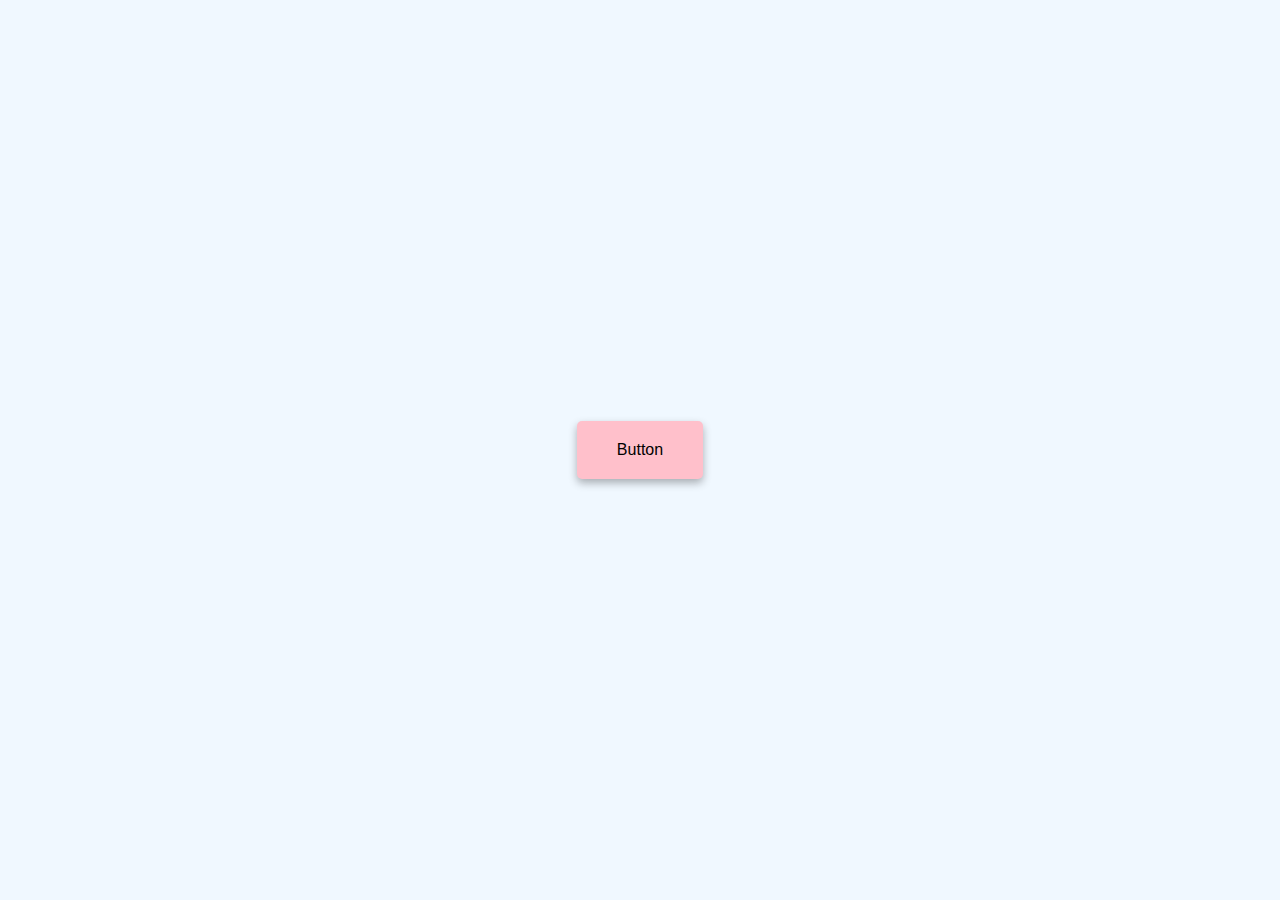
<file: Button Ripple Effect/index.html>
<!DOCTYPE html>
<html lang="en">

<head>
    <meta charset="UTF-8">
    <meta http-equiv="X-UA-Compatible" content="IE=edge">
    <meta name="viewport" content="width=device-width, initial-scale=1.0">
    <title>Button Ripple Effect</title>
    <link rel="stylesheet" href="css/style.css">
</head>

<body>
    <a href="#" class="btn">
        <span>
            Button
        </span>
    </a>
    <script src="js/app.js"></script>
</body>

</html>
</file>
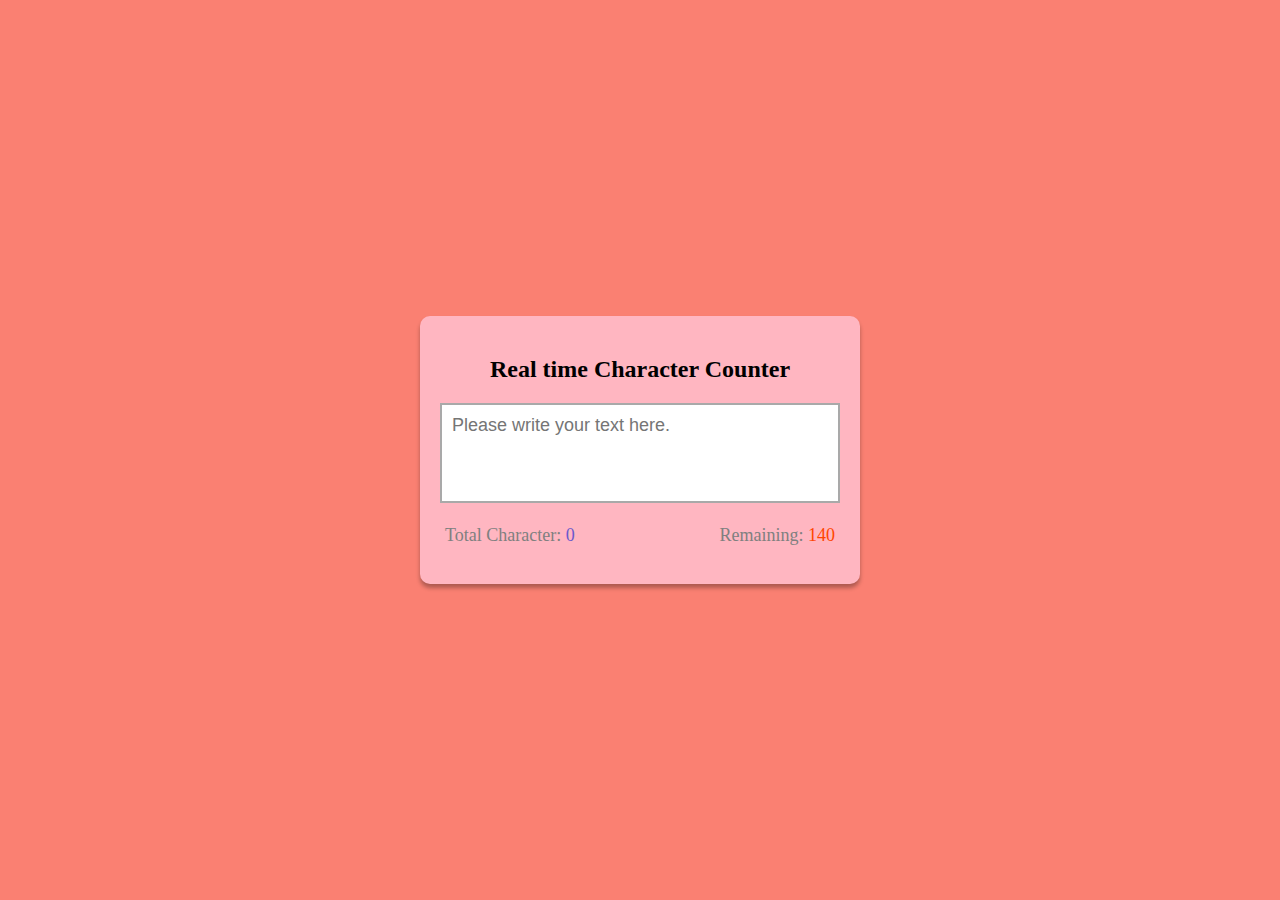
<file: Character Counter/index.html>
<!DOCTYPE html>
<html lang="en">

<head>
    <meta charset="UTF-8">
    <meta http-equiv="X-UA-Compatible" content="IE=edge">
    <meta name="viewport" content="width=device-width, initial-scale=1.0">
    <title>Character Counter</title>
    <link rel="stylesheet" href="css/style.css">
</head>

<body>
    <div class="container">
        <h2>Real time Character Counter</h2>
        <textarea id="textarea" class="textarea" rows="10" placeholder="Please write your text here."
            maxlength="140"></textarea>
        <div class="counter-container">
            <p> Total Character:
                <span class="total-counter" id="total-counter">0</span>
            </p>

            <p> Remaining:
                <span class="remaining-counter" id="remaining-counter">0</span>
            </p>
        </div>
    </div>
    <script src="js/app.js"></script>
</body>

</html>
</file>
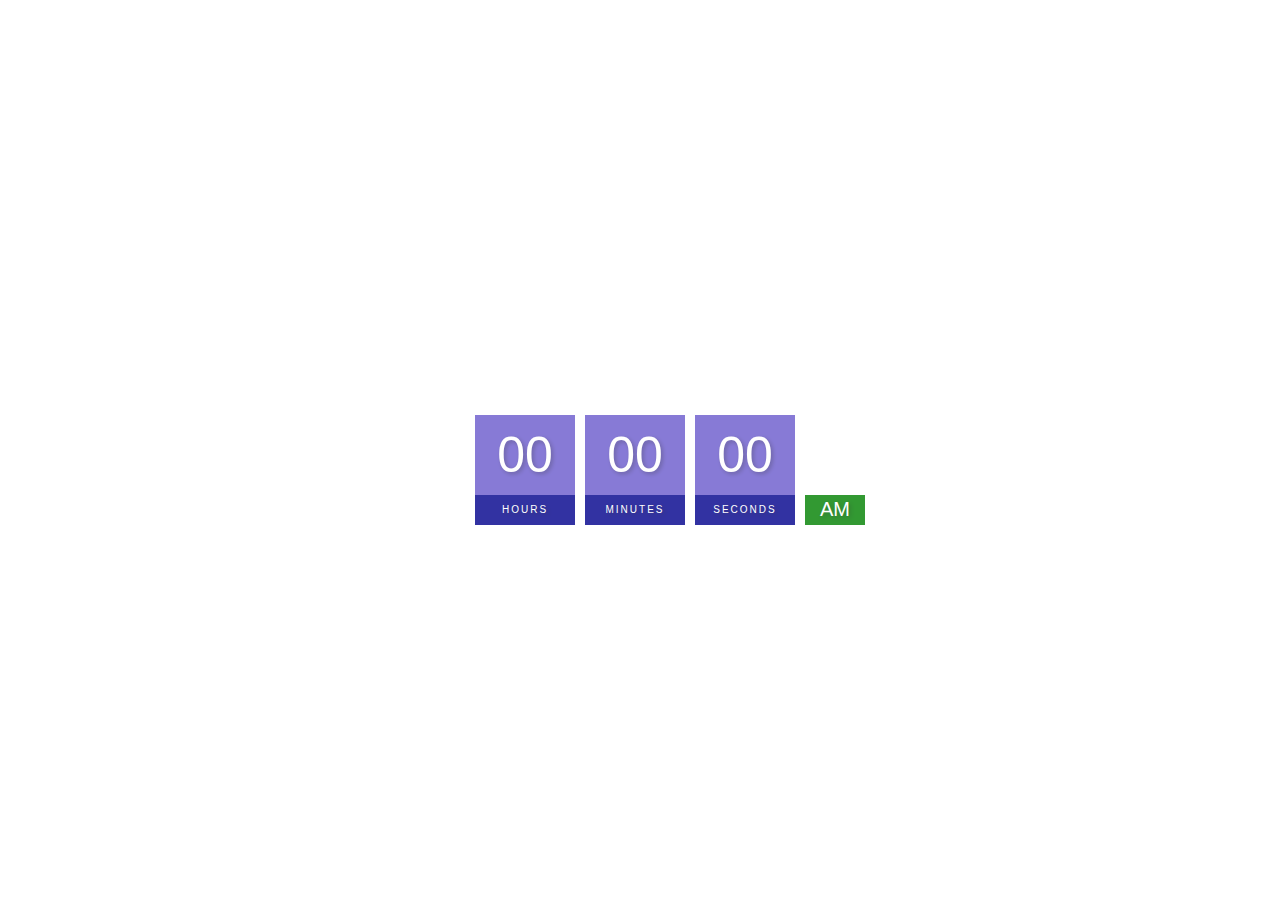
<file: Digital Clock/index.html>
<!DOCTYPE html>
<html lang="en">

<head>
    <meta charset="UTF-8">
    <meta http-equiv="X-UA-Compatible" content="IE=edge">
    <meta name="viewport" content="width=device-width, initial-scale=1.0">
    <title>Digital Clock</title>

    <link rel="stylesheet" href="css/style.css">
</head>

<body>
    <h2>Digital Clock</h2>
    <div class="clock">
        <div>
            <span id="hour">00</span>
            <span class="text">Hours</span>
        </div>

        <div>
            <span id="minutes">00</span>
            <span class="text">Minutes</span>
        </div>

        <div>
            <span id="seconds">00</span>
            <span class="text">Seconds</span>
        </div>

        <div>
            <span id="ampm">AM</span>
        </div>
        <script src="js/app.js"></script>
    </div>
</body>

</html>
</file>
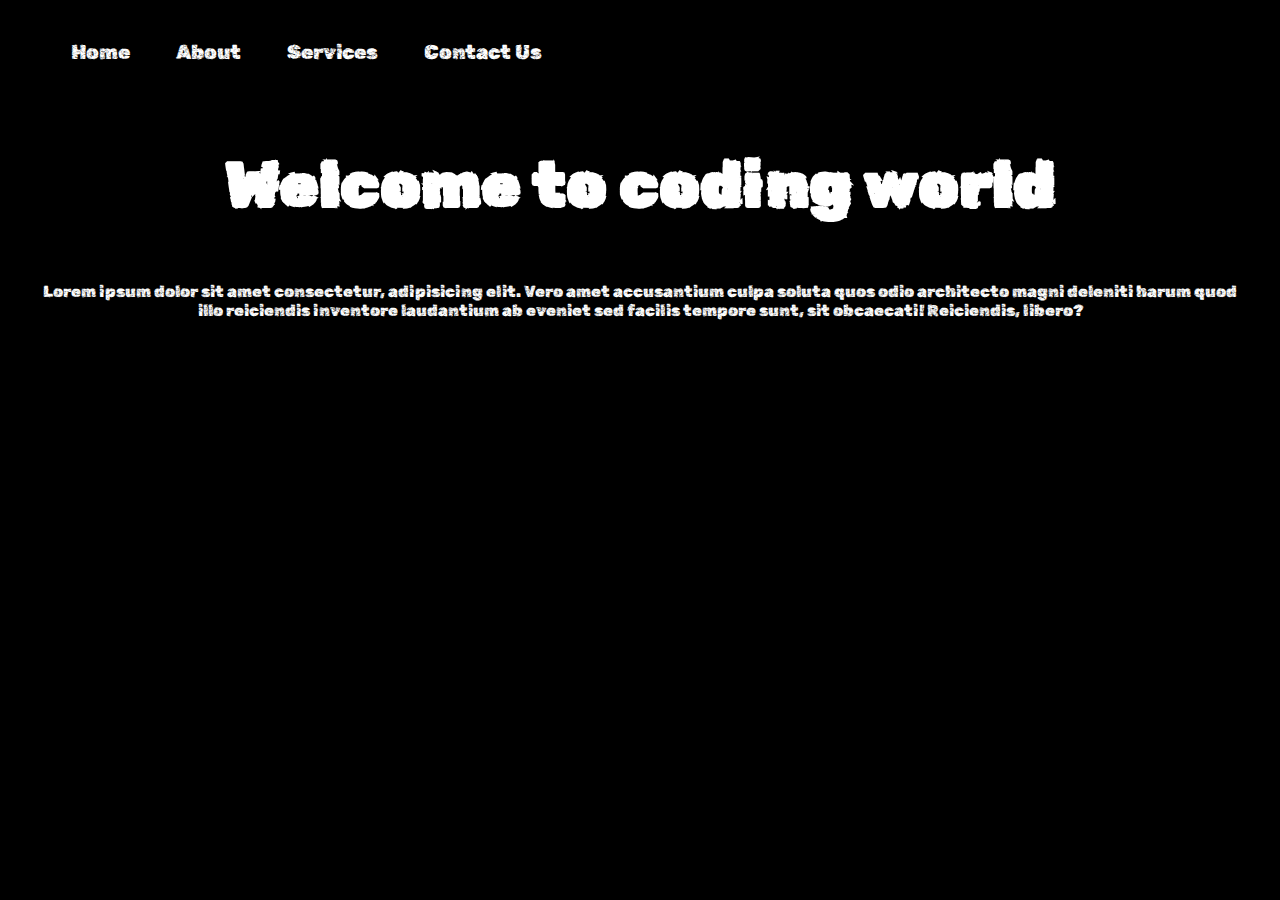
<file: DumbSite_1/index.html>
<!DOCTYPE html>
<html lang="en">
  <head>
    <meta charset="UTF-8" />
    <meta http-equiv="X-UA-Compatible" content="IE=edge" />
    <meta name="viewport" content="width=device-width, initial-scale=1.0" />
    <title>Before & After</title>

    <link rel="preconnect" href="https://fonts.googleapis.com" />
    <link rel="preconnect" href="https://fonts.gstatic.com" crossorigin />
    <link
      href="https://fonts.googleapis.com/css2?family=Rubik+Distressed&display=swap"
      rel="stylesheet"
    />

    <style>
      body {
        padding: 0;
        padding: 0;
        background-color: black;
        color: white;
        font-family: "Rubik Distressed", cursive;
      }

      header::before {
        content: "";
        background: url("https://source.unsplash.com/collection/190727/1600x900")
          no-repeat center center/cover;
        position: absolute;
        width: 100%;
        height: 100%;
        z-index: -1;
        opacity: 0.3;
        top: 0;
        left: 0;
      }

      .navigation-list {
        font-size: 20px;
        display: flex;
      }

      li {
        list-style: none;
        padding: 20px 23px;
      }

      li:hover {
        color: tomato;
        text-decoration: underline;
      }

      section {
        margin: 3px 23px;
        display: flex;
        flex-direction: column;
        align-items: center;
        justify-content: center;
      }

      h1 {
        font-size: 4rem;
      }

      p {
        text-align: center;
        padding: 0 4px;
      }
    </style>
  </head>

  <body>
    <header>
      <nav class="navBar">
        <ul class="navigation-list">
          <li class="item1">Home</li>
          <li class="item2">About</li>
          <li class="item3">Services</li>
          <li class="item4">Contact Us</li>
        </ul>
      </nav>
    </header>

    <section>
      <h1>Welcome to coding world</h1>
      <p>
        Lorem ipsum dolor sit amet consectetur, adipisicing elit. Vero amet
        accusantium culpa soluta quos odio architecto magni deleniti harum quod
        illo reiciendis inventore laudantium ab eveniet sed facilis tempore
        sunt, sit obcaecati! Reiciendis, libero?
      </p>
    </section>
  </body>
</html>
</file>
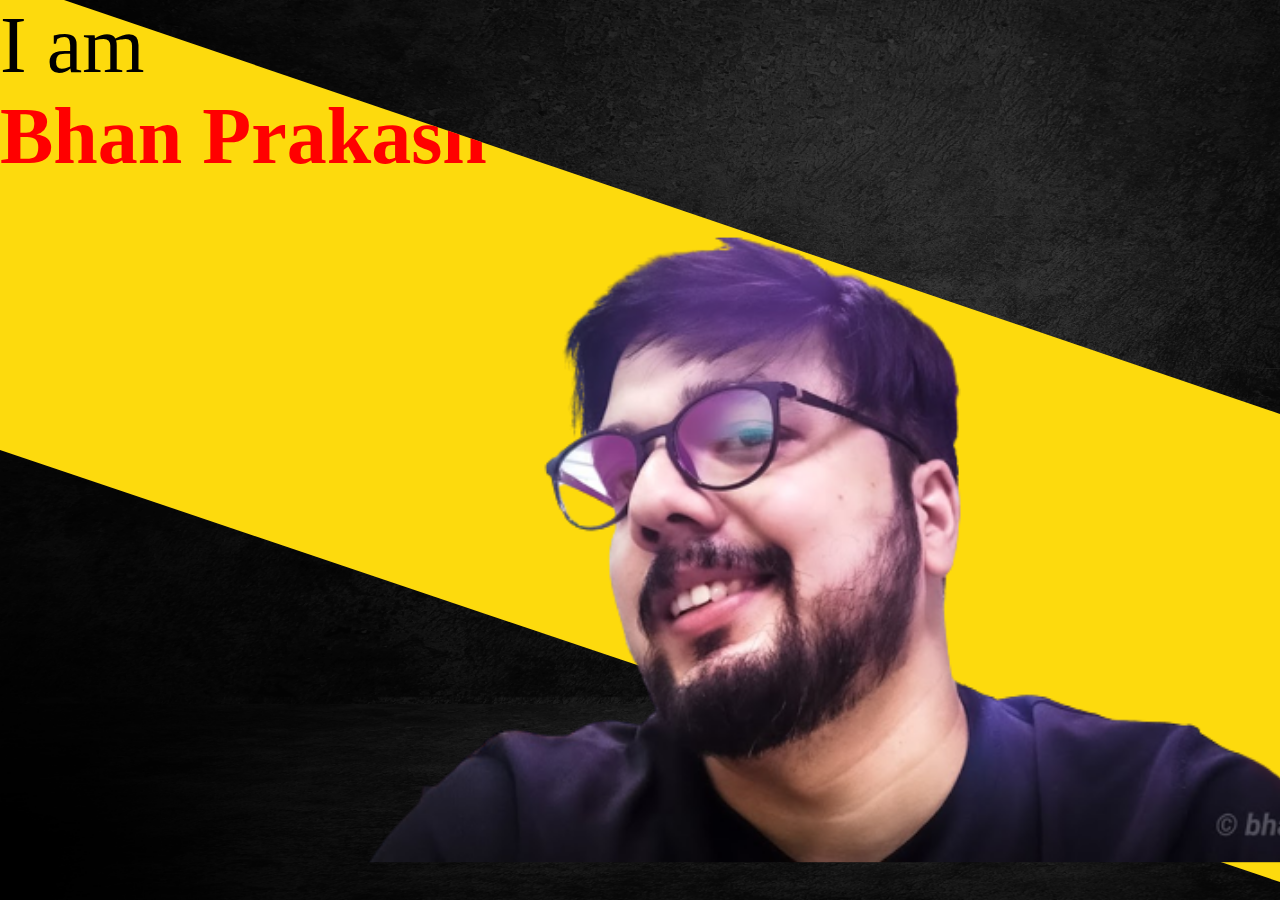
<file: DumbSite_2/index.html>
<!DOCTYPE html>
<html lang="en">
  <head>
    <meta charset="UTF-8" />
    <meta http-equiv="X-UA-Compatible" content="IE=edge" />
    <meta name="viewport" content="width=device-width, initial-scale=1.0" />
    <title>Bhan Prakash Portfolio</title>
    <link rel="stylesheet" href="./css/style.css" />
  </head>
  <body>
    <div class="container">
      <div class="clip-container">
        <p class="hero-name-template">I am</p>
        <p class="hero-name">Bhan Prakash</p>
      </div>
      <div class="hero-img"></div>
    </div>
  </body>
</html>
</file>
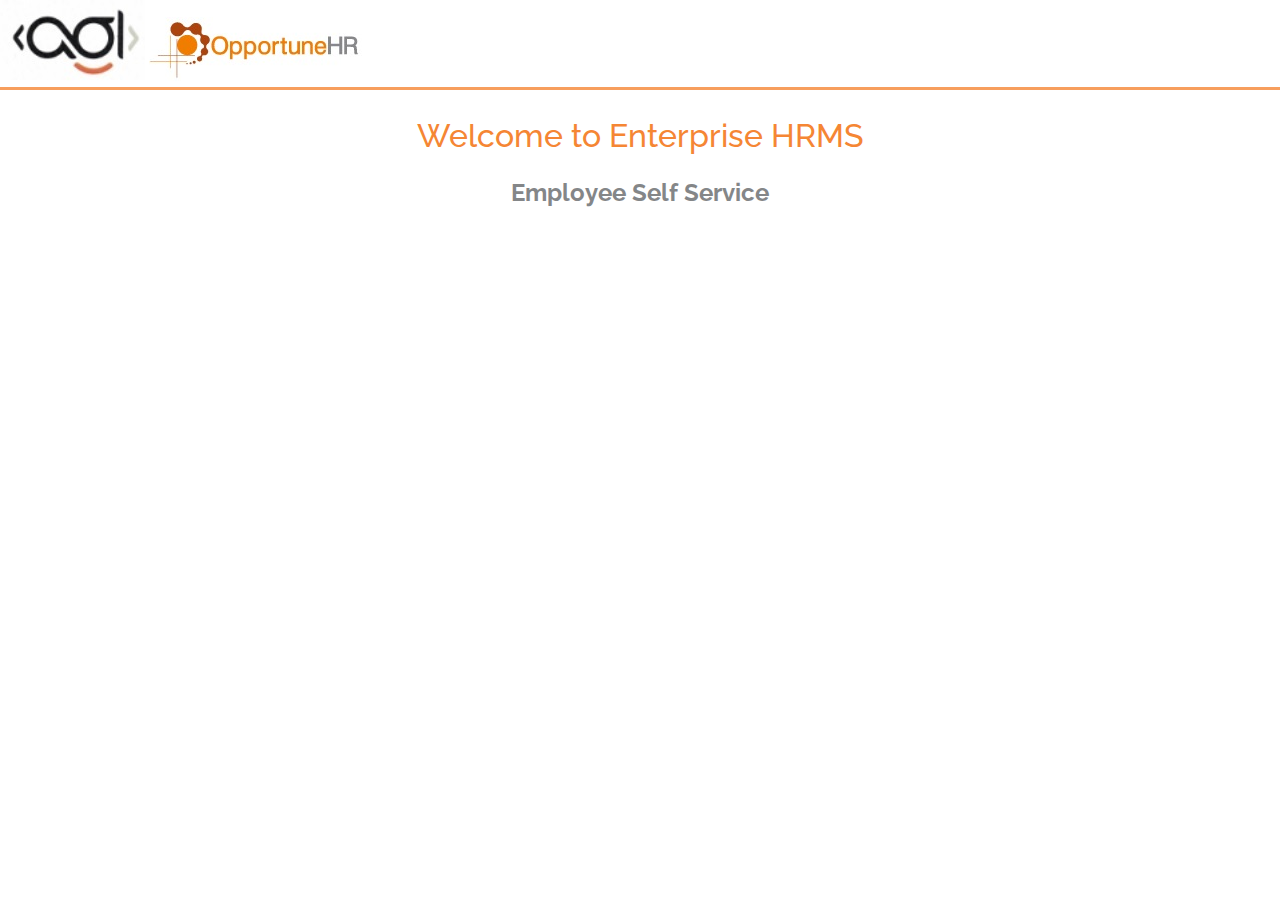
<file: HRM Portal/index.html>
<!DOCTYPE html>
<html lang="en">

<head>
    <meta charset="UTF-8">
    <meta http-equiv="X-UA-Compatible" content="IE=edge">
    <meta name="viewport" content="width=device-width, initial-scale=1.0">
    <title>HRM Portal</title>
    <link rel="preconnect" href="https://fonts.googleapis.com">
    <link rel="preconnect" href="https://fonts.gstatic.com" crossorigin>
    <link href="https://fonts.googleapis.com/css2?family=Raleway&display=swap" rel="stylesheet">
    <link rel="stylesheet" href="css/style.css">
</head>

<body>
    <div class="container">
        <header class="header">
            <img class="client-logo" src="img/client-logo.jpg" alt="">
            <img class="opportune-logo" src="img/opportune.jpg" alt="">
        </header>

        <div class="divider"></div>

        <center>
            <h2 class="welcome-title">Welcome to Enterprise HRMS</h2>
            <h3 class="welcome-subtitle">Employee Self Service</h3>
        </center>
    </div>
</body>

</html>
</file>
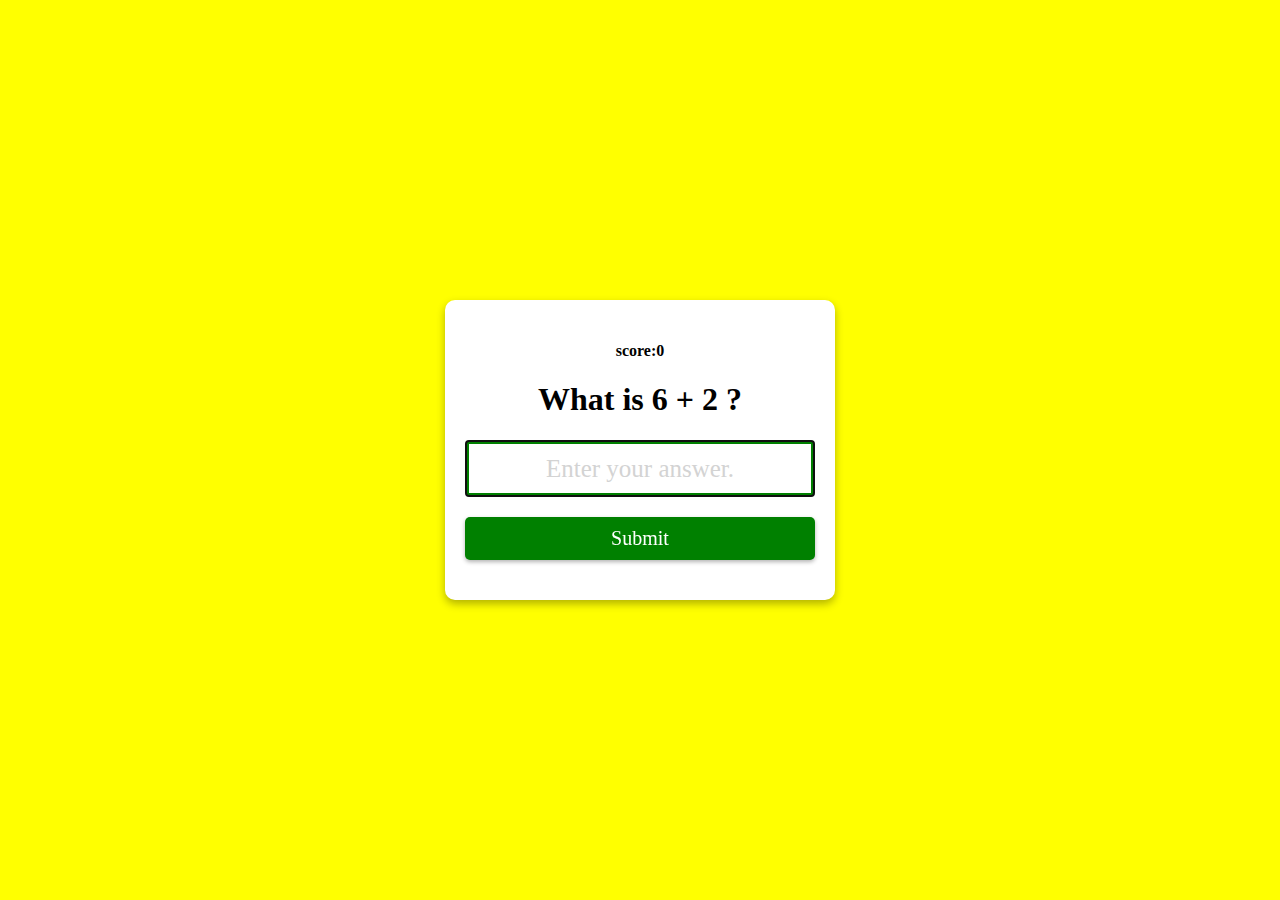
<file: Multiplication App/index.html>
<!DOCTYPE html>
<html lang="en">

<head>
    <meta charset="UTF-8">
    <meta http-equiv="X-UA-Compatible" content="IE=edge">
    <meta name="viewport" content="width=device-width, initial-scale=1.0">
    <title>Multiplication App</title>
    <link rel="stylesheet" href="css/style.css">
</head>

<body>
    <form class="form" id="form">
        <h4 id="score">score:0</h4>
        <h1 id="question">What is 1 multiply by 1?</h1>
        <input type="text" class="input" id="input" placeholder="Enter your answer." autofocus autocomplete="off">

        <button class="btn" type="submit">Submit</button>
    </form>

    <script src="js/app.js"></script>
</body>

</html>
</file>
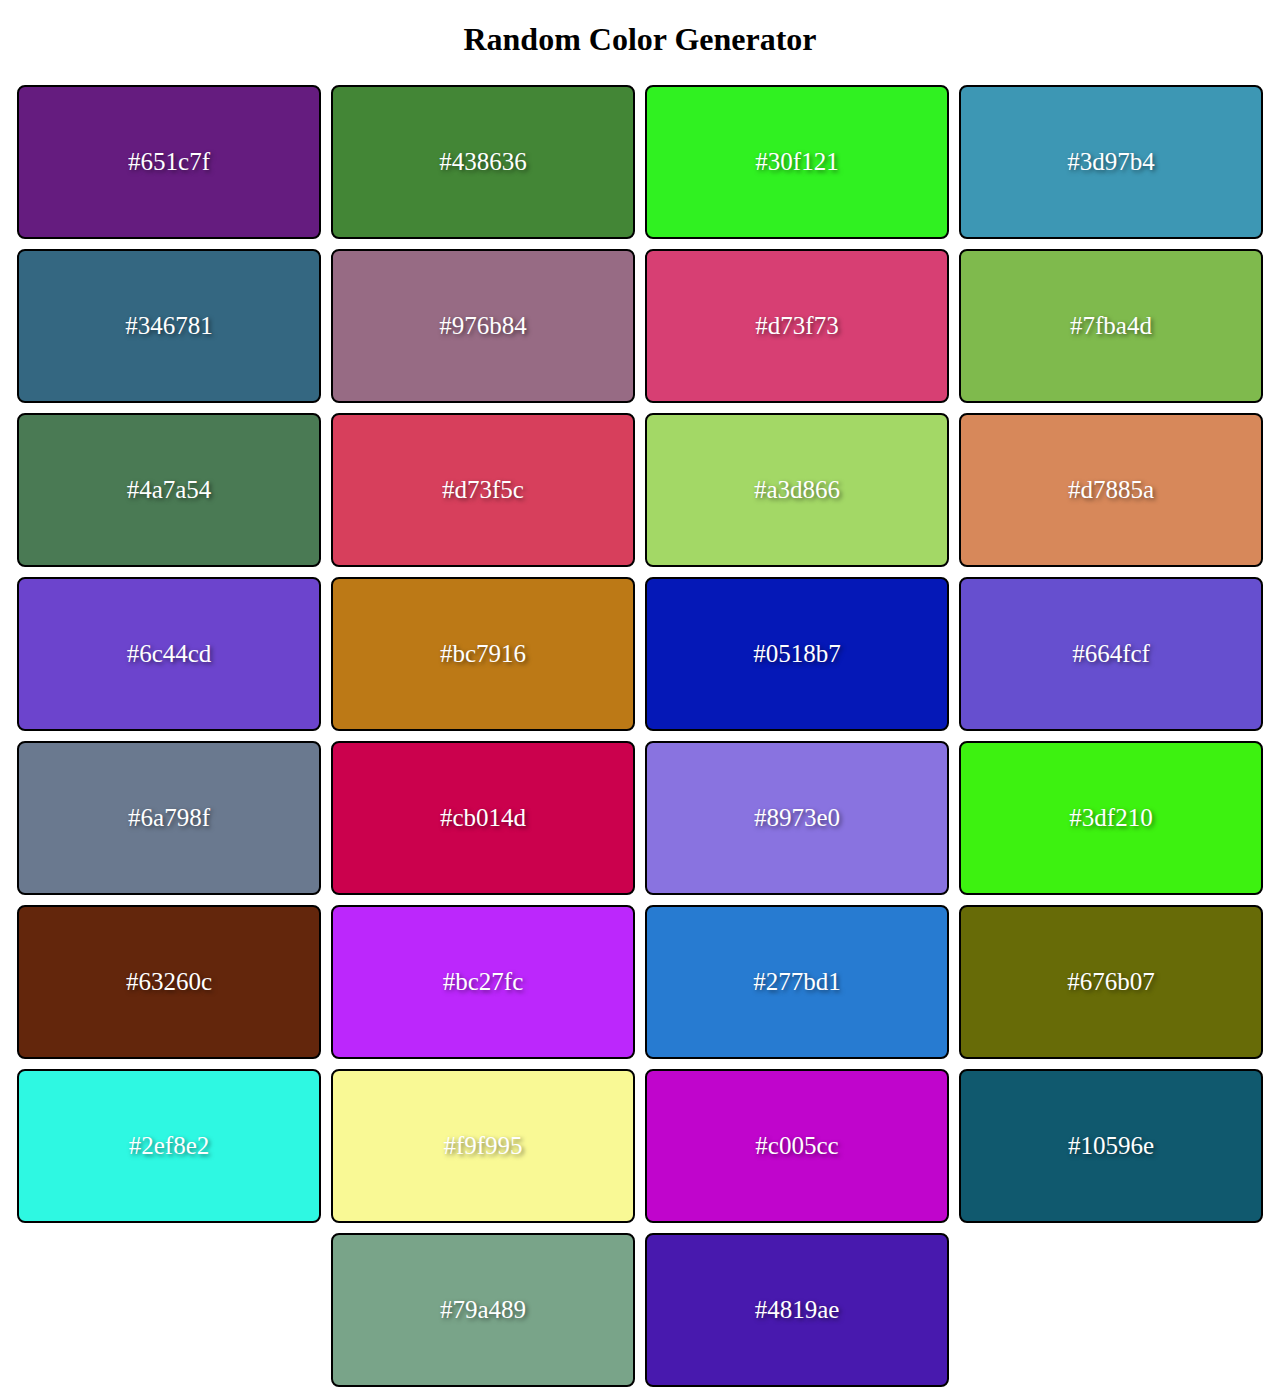
<file: Random Color Generator/index.html>
<!DOCTYPE html>
<html lang="en">

<head>
    <meta charset="UTF-8">
    <meta http-equiv="X-UA-Compatible" content="IE=edge">
    <meta name="viewport" content="width=device-width, initial-scale=1.0">
    <title>Random Color Generator</title>
    <link rel="stylesheet" href="css/style.css">
</head>

<body>
    <h1>Random Color Generator</h1>
    <div class="container">
    </div>
    <script src="js/app.js"></script>
</body>

</html>
</file>
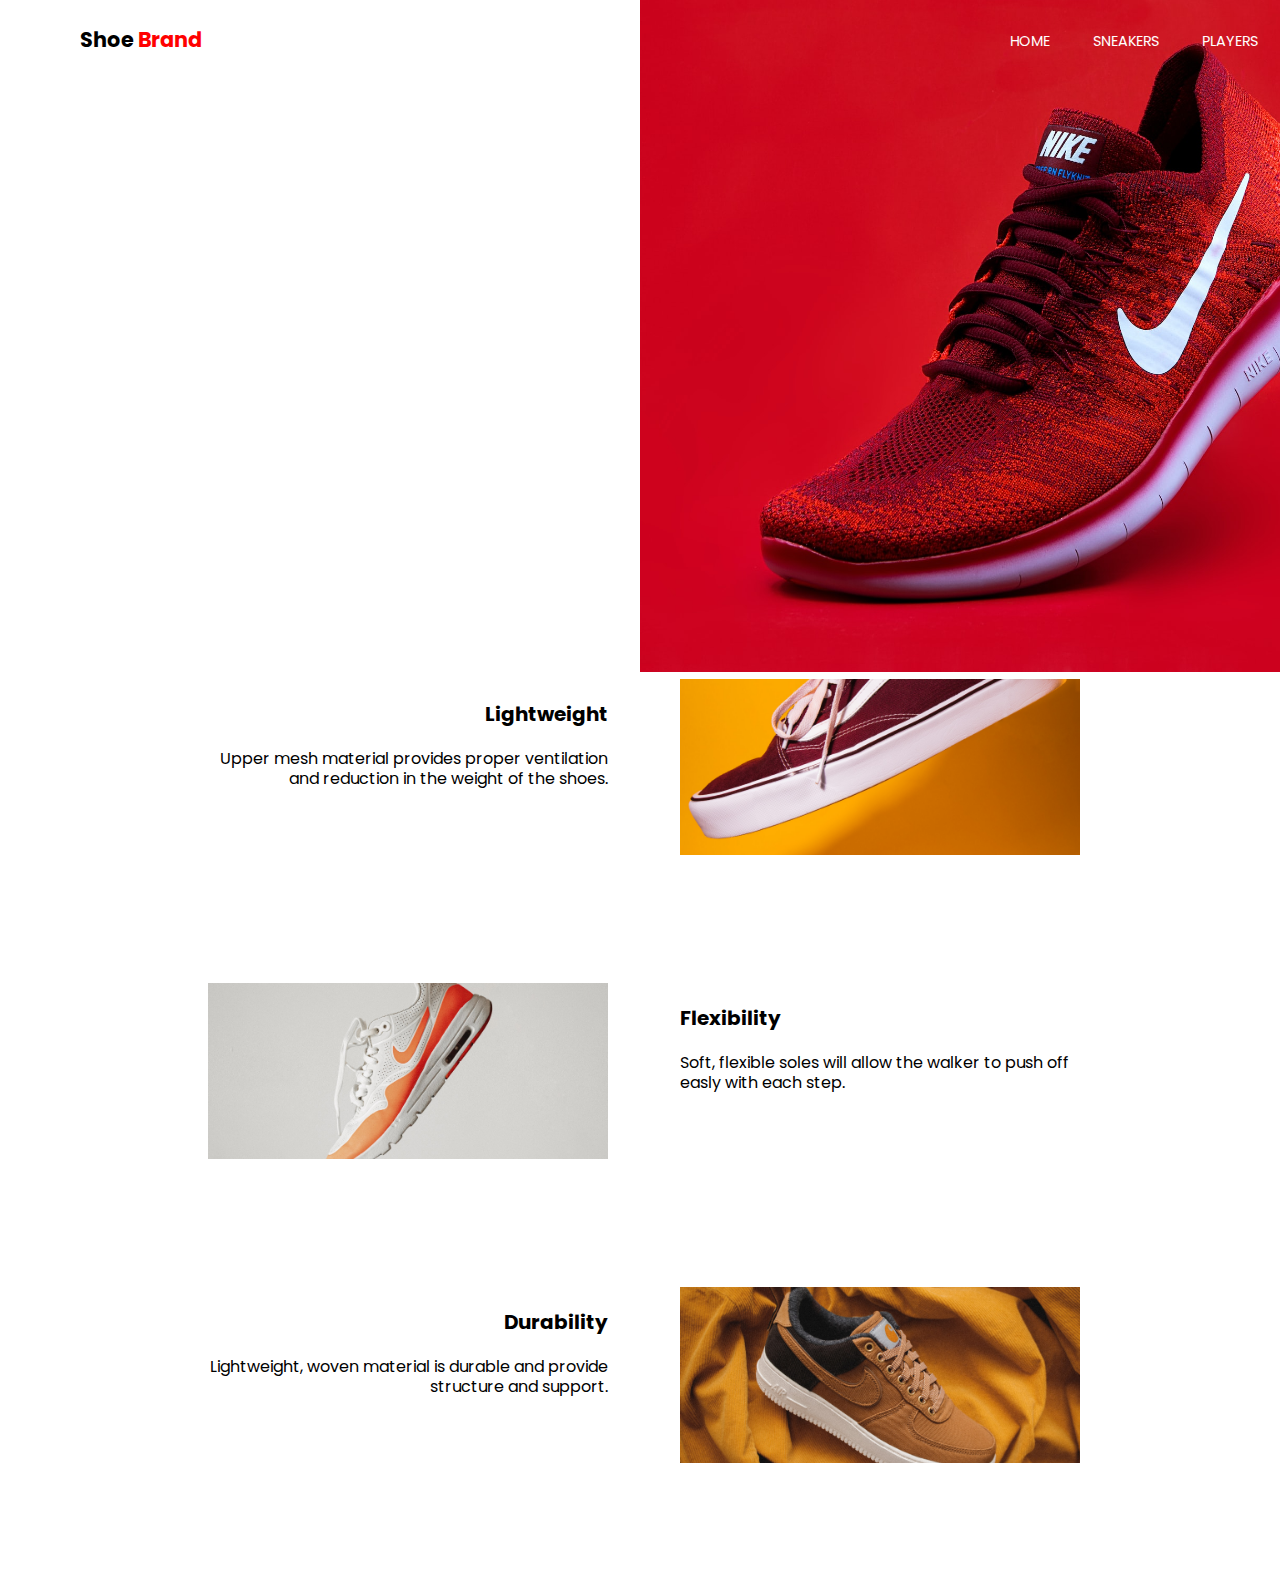
<file: Shoe Website/index.html>
<!DOCTYPE html>
<html lang="en">

<head>
    <meta charset="UTF-8">
    <meta http-equiv="X-UA-Compatible" content="IE=edge">
    <meta name="viewport" content="width=device-width, initial-scale=1.0">
    <title>Shoe Website</title>
    <link rel="preconnect" href="https://fonts.googleapis.com">
    <link rel="preconnect" href="https://fonts.gstatic.com" crossorigin>
    <link href="https://fonts.googleapis.com/css2?family=Poppins:wght@400;700&display=swap" rel="stylesheet">
    <link rel="stylesheet" href="css/style.css">
</head>

<body>
    <div class="hero-img"> </div>

    <div class="container">
        <header>
            <a href="#" class="logo">Shoe <span>Brand</span> </a>

            <nav>
                <img class="close" src="img/close.svg" alt="">
                <ul>
                    <li><a href="#">Home</a></li>
                    <li><a href="#">Sneakers</a></li>
                    <li><a href="#">Players</a></li>
                </ul>
            </nav>
            <svg class="menu" width="48" height="32" viewBox="0 0 48 32" fill="none" xmlns="http://www.w3.org/2000/svg">
                <path d="M24 32H0V26.6667H24V32ZM48 18.6667H0V13.3333H48V18.6667ZM48 5.33333H24V0H48V5.33333Z"
                    fill="white" />
            </svg>
        </header>

        <section class="hero">
            <h1>Regain your confidence on the court. </h1>

            <p class="sub-heading"> A shoe built with purpose and to take your game to the next level.</p>

            <svg class="down-arrow" width="16" height="132" viewBox="0 0 16 132" fill="none"
                xmlns="http://www.w3.org/2000/svg">
                <path
                    d="M7.29289 131.707C7.68341 132.098 8.31658 132.098 8.7071 131.707L15.0711 125.343C15.4616 124.953 15.4616 124.319 15.0711 123.929C14.6805 123.538 14.0474 123.538 13.6568 123.929L7.99999 129.586L2.34314 123.929C1.95262 123.538 1.31945 123.538 0.928927 123.929C0.538402 124.319 0.538402 124.953 0.928927 125.343L7.29289 131.707ZM7 -4.37114e-08L6.99999 131L8.99999 131L9 4.37114e-08L7 -4.37114e-08Z"
                    fill="black" />
            </svg>
        </section>

        <section class="more-info">
            <div class="feature">
                <div class="content">
                    <p class="title">Lightweight</p>
                    <p class="description">Upper mesh material provides proper ventilation and reduction in the weight
                        of
                        the shoes.</p>
                </div>
                <img src="img/shoe-one.jpg" alt="">

            </div>

            <div class="feature reverse">
                <div class="content">
                    <p class="title">Flexibility</p>
                    <p class="description">Soft, flexible soles will allow the walker to push off easly with each step.
                    </p>
                </div>
                <img src="img/shoe-two.jpg" alt="">
            </div>

            <div class="feature">
                <div class="content">
                    <p class="title"> Durability </p>
                    <p class="description">Lightweight, woven material is durable and provide structure and support.</p>
                </div>
                <img src="img/shoe-three.jpg" alt="">
            </div>
        </section>
    </div>

    <script src="js/app.js"></script>

</body>

</html>
</file>
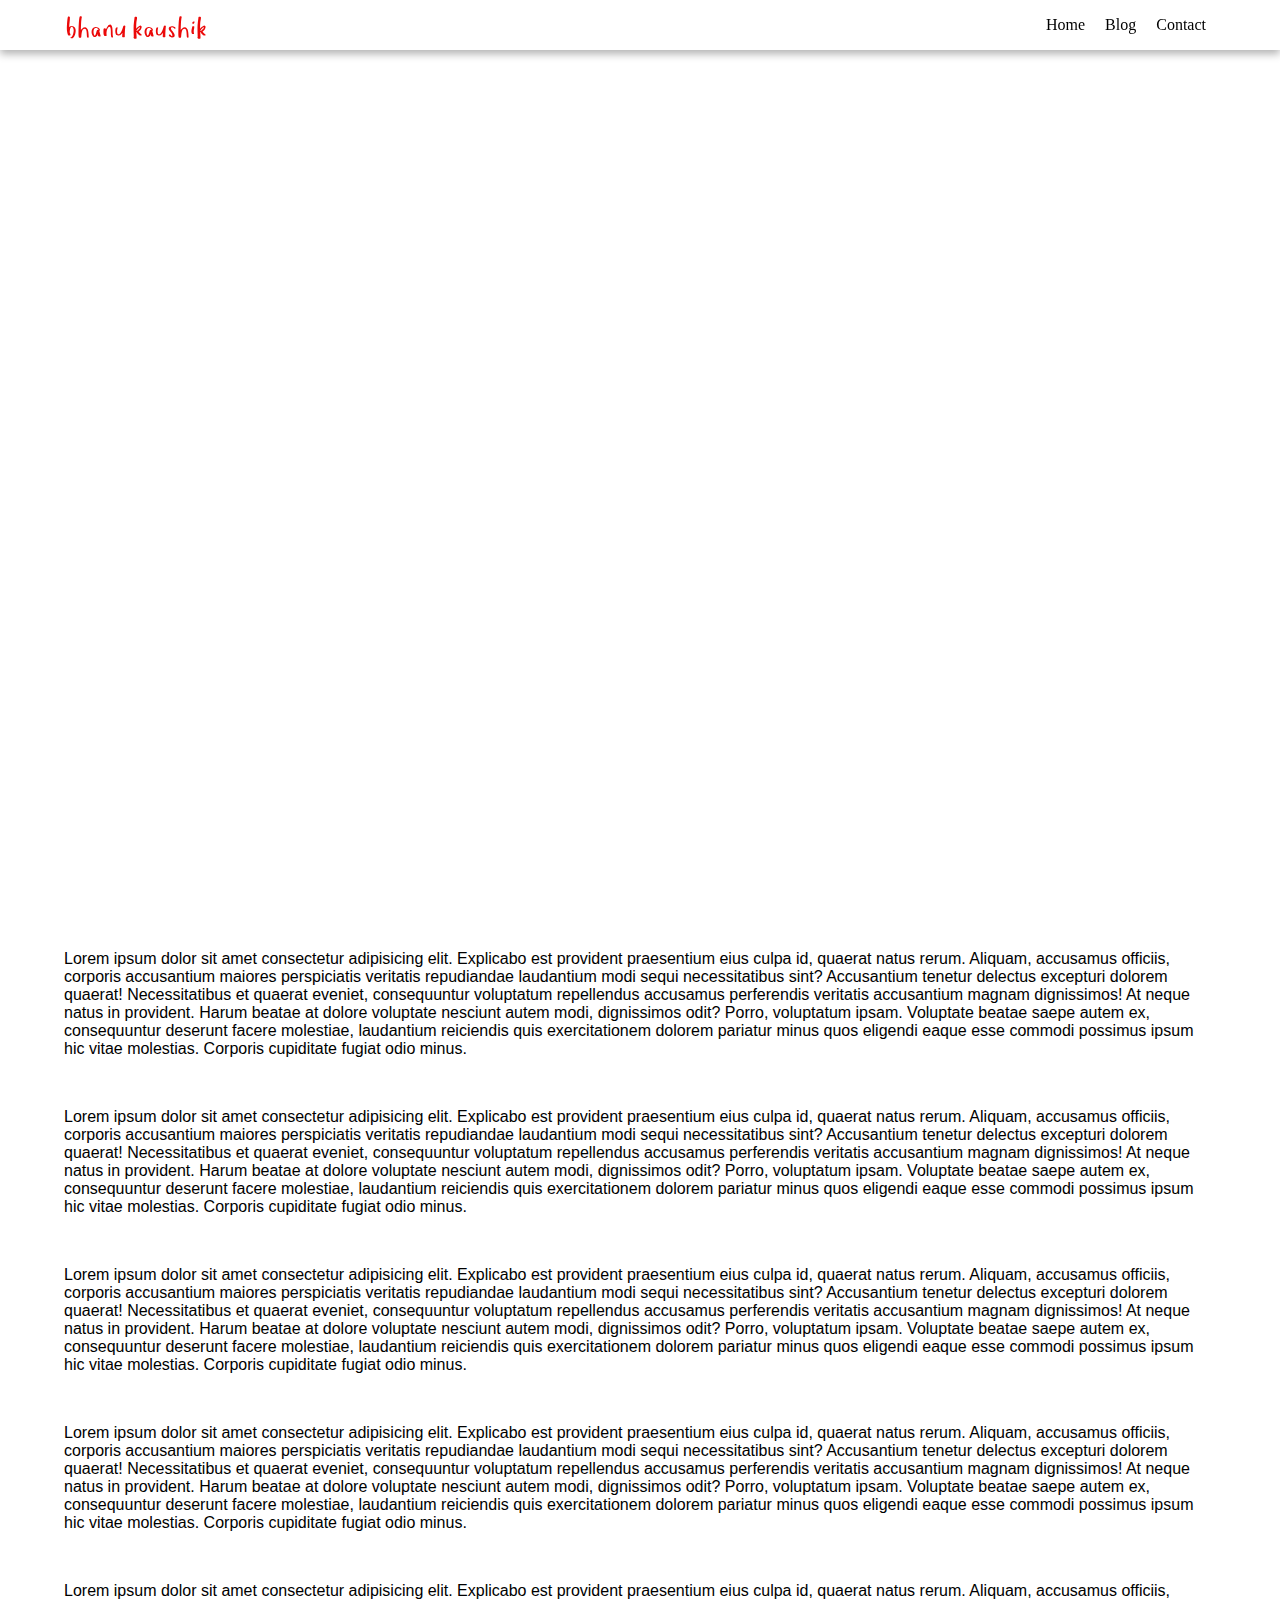
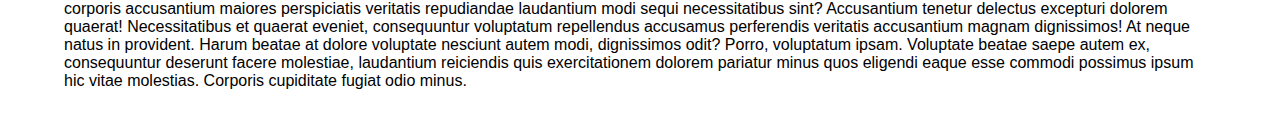
<file: Sticky NavBar/index.html>
<!DOCTYPE html>
<html lang="en">

<head>
    <meta charset="UTF-8">
    <meta http-equiv="X-UA-Compatible" content="IE=edge">
    <meta name="viewport" content="width=device-width, initial-scale=1.0">
    <title>Sticky Nav Bar</title>
    <link rel="stylesheet" href="css/style.css">
</head>

<body>
    <div class="navBar">
        <a href="index.html">
            <img id="logo" src="img/logo.svg" alt="logo">
        </a>
        <ul>
            <li><a href="#">Home</a></li>
            <li><a href="#">Blog</a></li>
            <li><a href="#">Contact</a></li>
        </ul>
    </div>
    <div class="top-container">
        <h1>Welcome to my website</h1>
    </div>
    <div class="bottom-container">
        <p class="text">
            Lorem ipsum dolor sit amet consectetur adipisicing elit. Explicabo est provident
            praesentium eius culpa id, quaerat natus rerum. Aliquam, accusamus officiis, corporis accusantium maiores
            perspiciatis veritatis repudiandae laudantium modi sequi necessitatibus sint? Accusantium tenetur delectus
            excepturi dolorem quaerat! Necessitatibus et quaerat eveniet, consequuntur voluptatum repellendus accusamus
            perferendis veritatis accusantium magnam dignissimos! At neque natus in provident. Harum beatae at dolore
            voluptate nesciunt autem modi, dignissimos odit? Porro, voluptatum ipsam. Voluptate beatae saepe autem ex,
            consequuntur deserunt facere molestiae, laudantium reiciendis quis exercitationem dolorem pariatur minus
            quos
            eligendi eaque esse commodi possimus ipsum hic vitae molestias. Corporis cupiditate fugiat odio minus.
        </p>
        <p class="text">
            Lorem ipsum dolor sit amet consectetur adipisicing elit. Explicabo est provident
            praesentium eius culpa id, quaerat natus rerum. Aliquam, accusamus officiis, corporis accusantium maiores
            perspiciatis veritatis repudiandae laudantium modi sequi necessitatibus sint? Accusantium tenetur delectus
            excepturi dolorem quaerat! Necessitatibus et quaerat eveniet, consequuntur voluptatum repellendus accusamus
            perferendis veritatis accusantium magnam dignissimos! At neque natus in provident. Harum beatae at dolore
            voluptate nesciunt autem modi, dignissimos odit? Porro, voluptatum ipsam. Voluptate beatae saepe autem ex,
            consequuntur deserunt facere molestiae, laudantium reiciendis quis exercitationem dolorem pariatur minus
            quos
            eligendi eaque esse commodi possimus ipsum hic vitae molestias. Corporis cupiditate fugiat odio minus.
        </p>
        <p class="text">
            Lorem ipsum dolor sit amet consectetur adipisicing elit. Explicabo est provident
            praesentium eius culpa id, quaerat natus rerum. Aliquam, accusamus officiis, corporis accusantium maiores
            perspiciatis veritatis repudiandae laudantium modi sequi necessitatibus sint? Accusantium tenetur delectus
            excepturi dolorem quaerat! Necessitatibus et quaerat eveniet, consequuntur voluptatum repellendus accusamus
            perferendis veritatis accusantium magnam dignissimos! At neque natus in provident. Harum beatae at dolore
            voluptate nesciunt autem modi, dignissimos odit? Porro, voluptatum ipsam. Voluptate beatae saepe autem ex,
            consequuntur deserunt facere molestiae, laudantium reiciendis quis exercitationem dolorem pariatur minus
            quos
            eligendi eaque esse commodi possimus ipsum hic vitae molestias. Corporis cupiditate fugiat odio minus.
        </p>
        <p class="text">
            Lorem ipsum dolor sit amet consectetur adipisicing elit. Explicabo est provident
            praesentium eius culpa id, quaerat natus rerum. Aliquam, accusamus officiis, corporis accusantium maiores
            perspiciatis veritatis repudiandae laudantium modi sequi necessitatibus sint? Accusantium tenetur delectus
            excepturi dolorem quaerat! Necessitatibus et quaerat eveniet, consequuntur voluptatum repellendus accusamus
            perferendis veritatis accusantium magnam dignissimos! At neque natus in provident. Harum beatae at dolore
            voluptate nesciunt autem modi, dignissimos odit? Porro, voluptatum ipsam. Voluptate beatae saepe autem ex,
            consequuntur deserunt facere molestiae, laudantium reiciendis quis exercitationem dolorem pariatur minus
            quos
            eligendi eaque esse commodi possimus ipsum hic vitae molestias. Corporis cupiditate fugiat odio minus.
        </p>
        <p class="text">
            Lorem ipsum dolor sit amet consectetur adipisicing elit. Explicabo est provident
            praesentium eius culpa id, quaerat natus rerum. Aliquam, accusamus officiis, corporis accusantium maiores
            perspiciatis veritatis repudiandae laudantium modi sequi necessitatibus sint? Accusantium tenetur delectus
            excepturi dolorem quaerat! Necessitatibus et quaerat eveniet, consequuntur voluptatum repellendus accusamus
            perferendis veritatis accusantium magnam dignissimos! At neque natus in provident. Harum beatae at dolore
            voluptate nesciunt autem modi, dignissimos odit? Porro, voluptatum ipsam. Voluptate beatae saepe autem ex,
            consequuntur deserunt facere molestiae, laudantium reiciendis quis exercitationem dolorem pariatur minus
            quos
            eligendi eaque esse commodi possimus ipsum hic vitae molestias. Corporis cupiditate fugiat odio minus.
        </p>
    </div>
    <script src="js/app.js"></script>
</body>

</html>
</file>
<file: Button Ripple Effect/css/style.css>
body {
    margin: 0;
    display: flex;
    justify-content: center;
    height: 100vh;
    align-items: center;
    background-color: aliceblue;
    font-family: sans-serif;
}

.btn {
    background-color: pink;
    padding: 20px 40px;
    border-radius: 5px;
    box-shadow: 0px 4px 8px rgba(0, 0, 0, 0.3);
    text-decoration: none;
    color: black;
    position: relative;
    overflow: hidden;
}

.btn::before {
    content: "";
    position: absolute;
    background-color: orangered;
    width: 0;
    height: 0;
    left: var(--xPos);
    top: var(--yPos);
    transform: translate(-50%, -50%);
    border-radius: 50%;
    transition: width .5s, height .5s;
}

.btn:hover::before {
    width: 300px;
    height: 300px;
}

.btn span {
    position: relative;
    z-index: 1;
}
</file>
<file: Character Counter/css/style.css>
body {
    margin: 0;
    display: flex;
    font-family: cursive;
    background-color: salmon;
    align-items: center;
    justify-content: center;
    height: 100vh;
    text-align: center;
}

.container {
    background-color: lightpink;
    width: 400px;
    padding: 20px;
    margin: 20px;
    border-radius: 10px;
    box-shadow: 0px 4px 4px rgba(0, 0, 0, 0.3);
}

.textarea {
    resize: none;
    width: 100%;
    height: 100px;
    font-size: 18px;
    font-family: sans-serif;
    padding: 10px;
    box-sizing: border-box;
    border: 2px solid darkgray;
}

.counter-container {
    display: flex;
    justify-content: space-between;
    padding: 0px 5px;
}

.counter-container p {
    font-size: 18px;
    color: gray;
}

.total-counter {
    color: slateblue;
}

.remaining-counter {
    color: orangered;
}
</file>
<file: Digital Clock/css/style.css>
body {
    margin: 0;
    font-family: sans-serif;
    display: flex;
    flex-direction: column;
    align-items: center;
    height: 100vh;
    justify-content: center;
    background: url("https://images.unsplash.com/photo-1518717202715-9fa9d099f58a?ixlib=rb-1.2.1&ixid=MnwxMjA3fDB8MHxwaG90by1wYWdlfHx8fGVufDB8fHx8&auto=format&fit=crop&w=929&q=80") no-repeat center center fixed;
    background: url("https://images.unsplash.com/photo-1469474968028-56623f02e42e?ixlib=rb-1.2.1&ixid=MnwxMjA3fDB8MHxwaG90by1wYWdlfHx8fGVufDB8fHx8&auto=format&fit=crop&w=874&q=80") no-repeat center center fixed;
    background-size: cover;
    overflow: hidden;
}

h2 {
    text-transform: uppercase;
    letter-spacing: 4px;
    font-size: 14px;
    text-align: center;
    color: white;
}

.clock {
    display: flex;
}

.clock div {
    margin: 5px;
    position: relative;
}

.clock span {
    width: 100px;
    height: 80px;
    background-color: slateblue;
    opacity: .8;
    color: white;
    display: flex;
    justify-content: center;
    align-items: center;
    font-size: 50px;
    text-shadow: 2px 2px 4px rgba(0, 0, 0, 0.3);
}

.clock .text {
    height: 30px;
    font-size: 10px;
    text-transform: uppercase;
    letter-spacing: 2px;
    background: darkblue;
    opacity: 0.8;
}

.clock #ampm {
    bottom: 0;
    position: absolute;
    width: 60px;
    height: 30px;
    font-size: 20px;
    background: green;
}
</file>
<file: DumbSite_2/css/style.css>
* {
  box-sizing: border-box;
  padding: 0;
  margin: 0;
  -ms-scroll-snap-type: none;
      scroll-snap-type: none;
  overflow: hidden;
  font-family: "Times New Roman", Times, serif;
}

.container {
  background-image: url(../assets/bg.jpg);
  width: 100%;
  height: 100vh;
  background-size: cover;
  position: relative;
}

.clip-container {
  height: 100%;
  width: 100%;
  background-color: #fdda0d;
  -webkit-clip-path: polygon(0 0, 5% 0, 100% 46%, 100% 98%, 0 50%);
          clip-path: polygon(0 0, 5% 0, 100% 46%, 100% 98%, 0 50%);
}

.hero-img {
  background: url(../assets/hero.png) no-repeat center;
  width: 100%;
  height: 100vh;
  -webkit-animation: introLoad 2s forwards;
          animation: introLoad 2s forwards;
  position: absolute;
  background-position-x: 70%;
  background-position-y: 60%;
  top: 0px;
  right: 0px;
  transform: scale(1.8);
}

.hero-name-template {
  color: black;
  font-size: 5rem;
}

.hero-name {
  color: red;
  font-weight: bolder;
  font-size: 5rem;
}

@-webkit-keyframes introLoad {
  from {
    -webkit-clip-path: polygon(0 0, 100% 0, 100% 0, 0 0);
            clip-path: polygon(0 0, 100% 0, 100% 0, 0 0);
  }
  to {
    -webkit-clip-path: polygon(0 0, 100% 0, 100% 100%, 0 100%);
            clip-path: polygon(0 0, 100% 0, 100% 100%, 0 100%);
  }
}

@keyframes introLoad {
  from {
    -webkit-clip-path: polygon(0 0, 100% 0, 100% 0, 0 0);
            clip-path: polygon(0 0, 100% 0, 100% 0, 0 0);
  }
  to {
    -webkit-clip-path: polygon(0 0, 100% 0, 100% 100%, 0 100%);
            clip-path: polygon(0 0, 100% 0, 100% 100%, 0 100%);
  }
}/*# sourceMappingURL=style.css.map */
</file>
<file: HRM Portal/css/style.css>
:root {
  --primary_color: #F58634;
  --light-gray: #848688 ;
}

body {
  padding: 0;
  margin: 0;
  background: white;
}

nav {
  display: flex;
  flex-direction: column;
}
nav .client-logo {
  justify-content: center;
  align-items: center;
  margin: auto;
  max-height: 70px;
  min-height: 40px;
}
nav .opportune-logo {
  justify-content: center;
  align-items: center;
  margin: auto;
  max-height: 70px;
  min-height: 40px;
}

.divider {
  opacity: 0.8;
  height: 3px;
  width: 100%;
  background: var(--primary_color);
}

.welcome-title {
  font-size: 2rem;
  font-weight: 500;
  color: var(--primary_color);
  font-family: "Raleway", sans-serif;
}

.welcome-subtitle {
  color: var(--light-gray);
  font-family: "Raleway", sans-serif;
  font-size: 24px;
  line-height: 1.1;
}

.parent-login {
  width: 100%;
  display: flex;
  flex-direction: column;
}
.parent-login .img-login-bg {
  margin: auto;
  width: 40%;
  align-items: center;
  justify-content: center;
  padding: 50px 0 30px 0;
}
.parent-login .login {
  width: 90%;
  height: 50vh;
  display: flex;
  flex-direction: column;
  padding: 50px 0 30px 0;
  margin: 0px auto;
  box-shadow: -2px 0 10px 2px #c2c2c2;
}
.parent-login .login div {
  justify-content: center;
  align-items: center;
}
.parent-login .login div p {
  font-family: "Raleway", sans-serif;
  font-size: 16px;
  opacity: 0.8;
  font-weight: 300 !important;
  color: #000 !important;
}
.parent-login .login div .outer-box {
  max-width: 400px;
  padding: 50px 10px 30px;
  margin: 10px 20px 20px;
  border-radius: 10px;
  background-color: white;
  box-shadow: 0 0 1px 1px #b3b3b3;
}
.parent-login .login div .outer-box form {
  display: flex;
  flex-direction: column;
}
.parent-login .login div .outer-box input {
  height: 45px;
  max-width: 250px;
  min-width: 150px;
  border-radius: 5px;
  border: 1px solid #999;
  padding-left: 35px;
  background-color: #e4dddd !important;
  color: #000;
}
.parent-login .login div .outer-box #btnLogin {
  border: 0;
  background: #AC512D;
  color: #fff;
  text-align: center;
  border-radius: 100px;
  font-size: 12px;
  padding: 20px 12px;
  cursor: pointer;
  font-weight: 700;
}
.parent-login .login div .outer-box #spnForgetPwd {
  font-size: 12px;
  margin-left: 10px;
  cursor: pointer;
}
.parent-login .login div .outer-box #spnResetPwd {
  font-size: 12px;
  margin-left: 10px;
  cursor: pointer;
}

a {
  font-family: "Raleway", sans-serif;
  color: black;
}

@media screen and (max-width: 400px) {
  body:not(:first-child) {
    display: none;
  }
  body {
    background: var(--primary_color) !important;
  }
  nav {
    visibility: hidden;
  }
}
@media screen and (min-width: 700px) {
  nav {
    flex-direction: row;
    justify-content: space-between;
  }
  nav .client-logo {
    margin: 10px 0 10px 10px;
  }
  nav .opportune-logo {
    margin: 10px 10px 10px 0px;
  }
  .parent-login {
    width: 100%;
    display: grid;
    grid-template-columns: repeat(2, auto);
  }
  .parent-login .login {
    order: 2;
    margin-bottom: 50px;
  }
  .parent-login .img-login-bg {
    order: 1;
    background-size: auto 100%;
    width: 50%;
  }
  center {
    position: relative;
  }
  center .redirection {
    font-size: 0.75rem;
    position: absolute;
    right: 30px;
    bottom: 4px;
    font-family: "Raleway", sans-serif;
  }
}/*# sourceMappingURL=style.css.map */
</file>
<file: Multiplication App/css/style.css>
body {
    margin: 0;
    display: flex;
    justify-content: center;
    height: 100vh;
    align-items: center;
    text-align: center;
    background-color: yellow;
    font-family: cursive;
}

.form {
    background-color: white;
    padding: 20px;
    box-shadow: 0 4px 8px rgba(0, 0, 0, 0.3);
    border-radius: 10px;
    margin: 10px;
}

.input {
    display: block;
    width: 100%;
    box-sizing: border-box;
    font-size: 25px;
    text-align: center;
    padding: 10px;
    color: green;
    border: 4px solid green;
}

.input::placeholder {
    color: lightgray;
    font-family: cursive;
}

.btn {
    background-color: green;
    color: white;
    border: none;
    display: block;
    width: 100%;
    padding: 10px;
    font-size: 20px;
    font-family: cursive;
    margin: 20px 0;
    border-radius: 5px;
    box-shadow: 0px 2px 4px rgba(0, 0, 0, 0.3);
    cursor: pointer;
}

.btn:hover {
    filter: brightness(0.9);
}

.score {
    color: green;
    text-align: right;
}
</file>
<file: Random Color Generator/css/style.css>
body {
    margin: 0;
    font-family: cursive;
}

h1 {
    text-align: center;
}

.container {
    display: flex;
    flex-wrap: wrap;
    justify-content: center;
}

.color-container {
    background-color: orange;
    width: 300px;
    height: 150px;
    color: white;
    margin: 5px;
    display: flex;
    align-items: center;
    justify-content: center;
    font-size: 25px;
    text-shadow: 2px 2px 4px rgba(0, 0, 0, 0.5);
    border: 2px solid black;
    border-radius: 8px;
}
</file>
<file: Shoe Website/css/style.css>
body {
  margin: 1.5em;
  font-family: "Poppins", sans-serif;
}

a {
  text-decoration: none;
  font-size: 1.3rem;
}

.hero-img {
  position: absolute;
  top: 0;
  left: 0;
  background: url(../img/shoe_red.jpg);
  width: 100%;
  height: 100vh;
  z-index: -1;
  background-size: cover;
  background-position-x: 20%;
  background-position-y: 20%;
  overflow: hidden;
  -webkit-animation: introLoad 2s forwards;
          animation: introLoad 2s forwards;
}

.logo {
  color: white;
  font-weight: bold;
}

nav {
  position: fixed;
  right: 0;
  top: 0;
  height: 100vh;
  background: white;
  width: 50%;
  z-index: 2;
  text-transform: uppercase;
  transform: translateX(100%);
  transition: transform 0.5s ease-in-out;
}
nav ul {
  list-style-type: none;
  padding: 0;
  margin-top: 8em;
}
nav ul a {
  color: black;
  padding: 0.75em 2em;
  display: block;
}
nav ul a:hover {
  background: rgb(235, 235, 235);
}
nav .close {
  width: 3em;
  height: 3em;
  margin: 2.5em;
  float: right;
}

header {
  display: flex;
  justify-content: space-between;
}
header svg {
  width: 3em;
  margin-top: -0.5em;
  cursor: pointer;
}

h1 {
  font-size: 3rem;
  margin-top: 2em;
  line-height: 3.3rem;
}

sub-heading {
  font-size: 1.4rem;
}

section.hero {
  color: white;
  height: 90vh;
  -webkit-animation: moveDown 1s ease-in-out forwards;
          animation: moveDown 1s ease-in-out forwards;
  opacity: 0;
}
section.hero .down-arrow {
  position: absolute;
  bottom: 2em;
  width: 1em;
  stroke: white;
  animation: move-arrow 1s alternate-reverse infinite;
}
section.hero .down-arrow path {
  fill: white;
}

.more-info img {
  width: 100%;
  -o-object-fit: cover;
     object-fit: cover;
  height: 11em;
}
.more-info .title {
  font-weight: bold;
  font-size: 1.25rem;
}
.more-info .description {
  line-height: 1.25rem;
}

.open-nav {
  transform: translateX(0);
}

@media only screen and (min-width: 680px) {
  body {
    margin: 1.5em 5em;
    font-family: "Poppins", sans-serif;
  }
}
@media only screen and (min-width: 920px) {
  .menu {
    display: none;
  }
  nav {
    transform: translateX(0%);
    position: unset;
    display: block;
    width: auto;
    background: none;
    height: auto;
  }
  nav ul {
    display: flex;
    margin: 0;
  }
  nav ul a {
    color: white;
    padding: 0.5em 1.5em;
    font-size: 0.9rem;
  }
  nav ul a:hover {
    background: none;
    text-decoration: underline;
  }
  nav img.close {
    display: none;
  }
  .hero-img {
    left: unset;
    right: 0;
    width: 50%;
    height: 42em;
  }
  .logo {
    color: black;
  }
  .logo span {
    color: red;
  }
  section.hero {
    color: black;
    height: auto;
    width: 40%;
    margin-bottom: 8em;
  }
  section.hero svg.down-arrow {
    stroke: black;
    position: unset;
  }
  section.hero svg.down-arrow path {
    fill: black;
  }
  .feature {
    display: grid;
    grid-template-columns: repeat(2, auto);
    gap: 3em;
    margin: 8em;
  }
  .feature img {
    width: 25em;
  }
  .feature .content {
    text-align: right;
    width: 25rem;
  }
  .feature.reverse {
    grid-template-areas: "left right";
  }
  .feature.reverse img {
    grid-area: left;
  }
  .feature.reverse .content {
    text-align: left;
    width: 25em;
    justify-self: left;
  }
}
@media only screen and (min-width: 1200px) {
  .container {
    width: 1200px;
    margin: 0 auto;
  }
  .feature {
    gap: 0;
  }
}
@-webkit-keyframes introLoad {
  from {
    -webkit-clip-path: polygon(0 0, 100% 0, 100% 0, 0 0);
            clip-path: polygon(0 0, 100% 0, 100% 0, 0 0);
  }
  to {
    -webkit-clip-path: polygon(0 0, 100% 0, 100% 100%, 0 100%);
            clip-path: polygon(0 0, 100% 0, 100% 100%, 0 100%);
  }
}
@keyframes introLoad {
  from {
    -webkit-clip-path: polygon(0 0, 100% 0, 100% 0, 0 0);
            clip-path: polygon(0 0, 100% 0, 100% 0, 0 0);
  }
  to {
    -webkit-clip-path: polygon(0 0, 100% 0, 100% 100%, 0 100%);
            clip-path: polygon(0 0, 100% 0, 100% 100%, 0 100%);
  }
}
@-webkit-keyframes move-arrow {
  from {
    transform: translateY(-30px);
  }
  to {
    transform: translateY(0px);
  }
}
@keyframes move-arrow {
  from {
    transform: translateY(-30px);
  }
  to {
    transform: translateY(0px);
  }
}
@-webkit-keyframes moveDown {
  from {
    transform: translateY(-100px);
  }
  to {
    transform: translateY(0);
    opacity: 1;
  }
}
@keyframes moveDown {
  from {
    transform: translateY(-100px);
  }
  to {
    transform: translateY(0);
    opacity: 1;
  }
}/*# sourceMappingURL=style.css.map */
</file>
<file: Sticky NavBar/css/style.css>
body {
    margin: 0;
}

.top-container {
    background-image: url(https://images.unsplash.com/photo-1562813733-b31f71025d54?ixlib=rb-1.2.1&ixid=MnwxMjA3fDB8MHxwaG90by1wYWdlfHx8fGVufDB8fHx8&auto=format&fit=crop&w=869&q=80);
    height: 100vh;
    background-size: cover;
    display: flex;
    justify-content: center;
    align-items: center;
}

.top-container h1 {
    color: white;
    font-size: 50px;
    font-family: Impact, Haettenschweiler, 'Arial Narrow Bold', sans-serif;
    letter-spacing: 2px;
}

.text {
    margin: 50px 5%;
    font-family: sans-serif;
}

.navBar {
    display: flex;
    position: fixed;
    background-color: white;
    width: 100%;
    justify-content: space-between;
    align-items: center;
    box-shadow: 0px 4px 8px rgba(0, 0, 0, 0.3);
    transition: background-color 0.4s;
}

.navBar ul {
    display: flex;
    list-style-type: none;
    margin-right: 5%;
}

.navBar ul li a {
    text-decoration: none;
    margin: 0px 10px;
    color: black;
    font-family: cursive;
}

.navBar ul li a:hover {
    color: red;
    text-decoration: underline;
}

.navBar.active {
    background-color: black;
}

.navBar.active ul li a {
    color: white;
}

.navBar a {
    margin-left: 4%;
}
</file>
